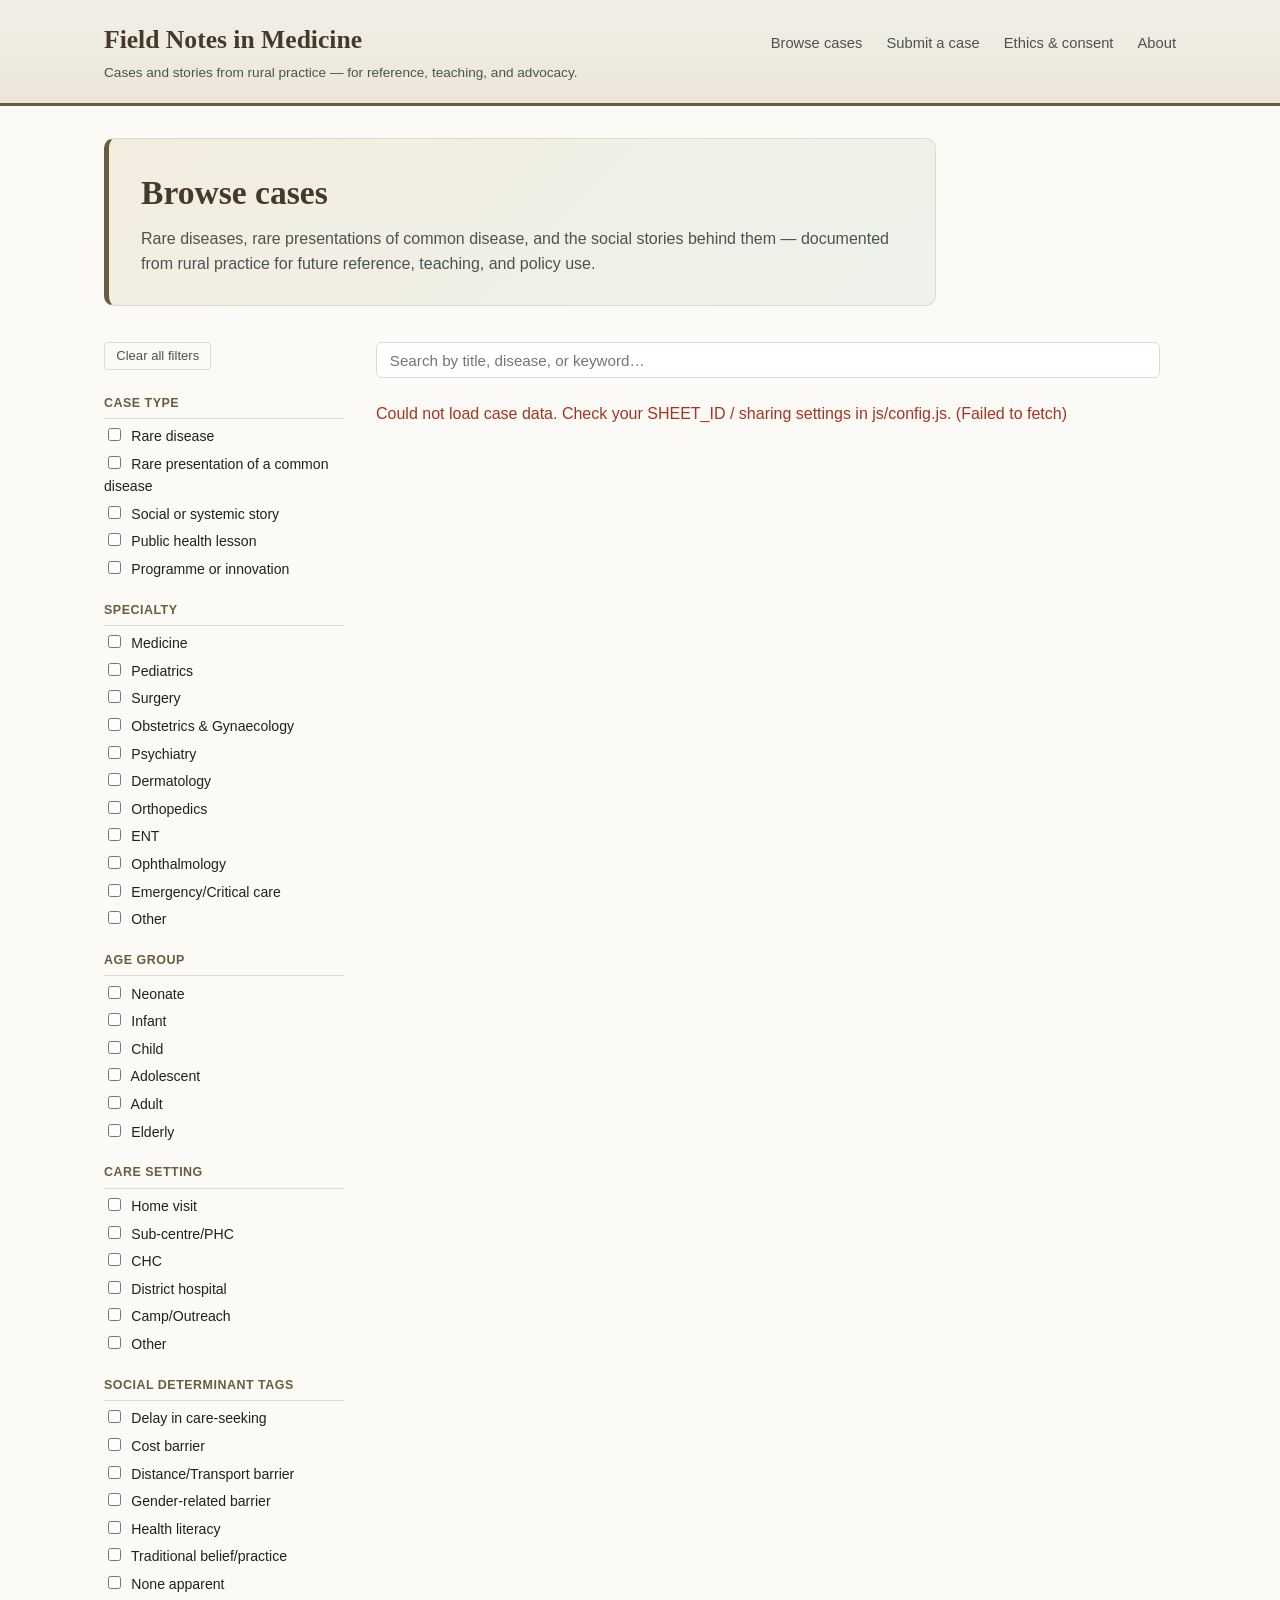
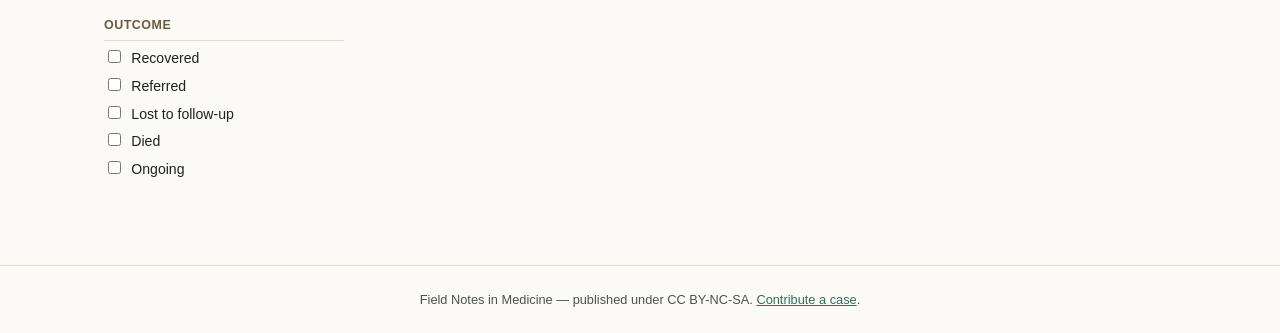
<file: index.html>
<!DOCTYPE html>
<html lang="en">
<head>
<meta charset="UTF-8">
<meta name="viewport" content="width=device-width, initial-scale=1.0">
<title>Field Notes in Medicine — cases and stories from rural practice</title>
<link rel="stylesheet" href="css/styles.css">
</head>
<body>

<header class="site-header">
  <div class="site-header-inner">
    <div>
      <a class="site-title" href="index.html">Field Notes in Medicine</a>
      <p class="site-tagline">Cases and stories from rural practice — for reference, teaching, and advocacy.</p>
    </div>
    <nav class="site-nav">
      <a href="index.html">Browse cases</a>
      <a href="submission-guidelines.html">Submit a case</a>
      <a href="ethics-consent.html">Ethics & consent</a>
      <a href="about.html">About</a>
    </nav>
  </div>
</header>

<main>
  <div class="page-hero">
    <h1>Browse cases</h1>
    <p>Rare diseases, rare presentations of common disease, and the social stories behind them — documented from rural practice for future reference, teaching, and policy use.</p>
  </div>

  <div class="browse-layout">
    <aside>
      <button id="clear-filters">Clear all filters</button>
      <div id="filters"></div>
    </aside>
    <section>
      <div class="search-row">
        <input id="search" type="text" placeholder="Search by title, disease, or keyword…">
        <span id="result-count"></span>
      </div>
      <p id="load-status">Loading cases…</p>
      <div id="case-grid" class="case-grid"></div>
    </section>
  </div>
</main>

<footer class="site-footer">
  Field Notes in Medicine — published under CC BY-NC-SA. <a href="submission-guidelines.html">Contribute a case</a>.
</footer>

<script src="js/vendor/papaparse.min.js"></script>
<script src="js/config.js"></script>
<script src="js/app.js"></script>
</body>
</html>
</file>
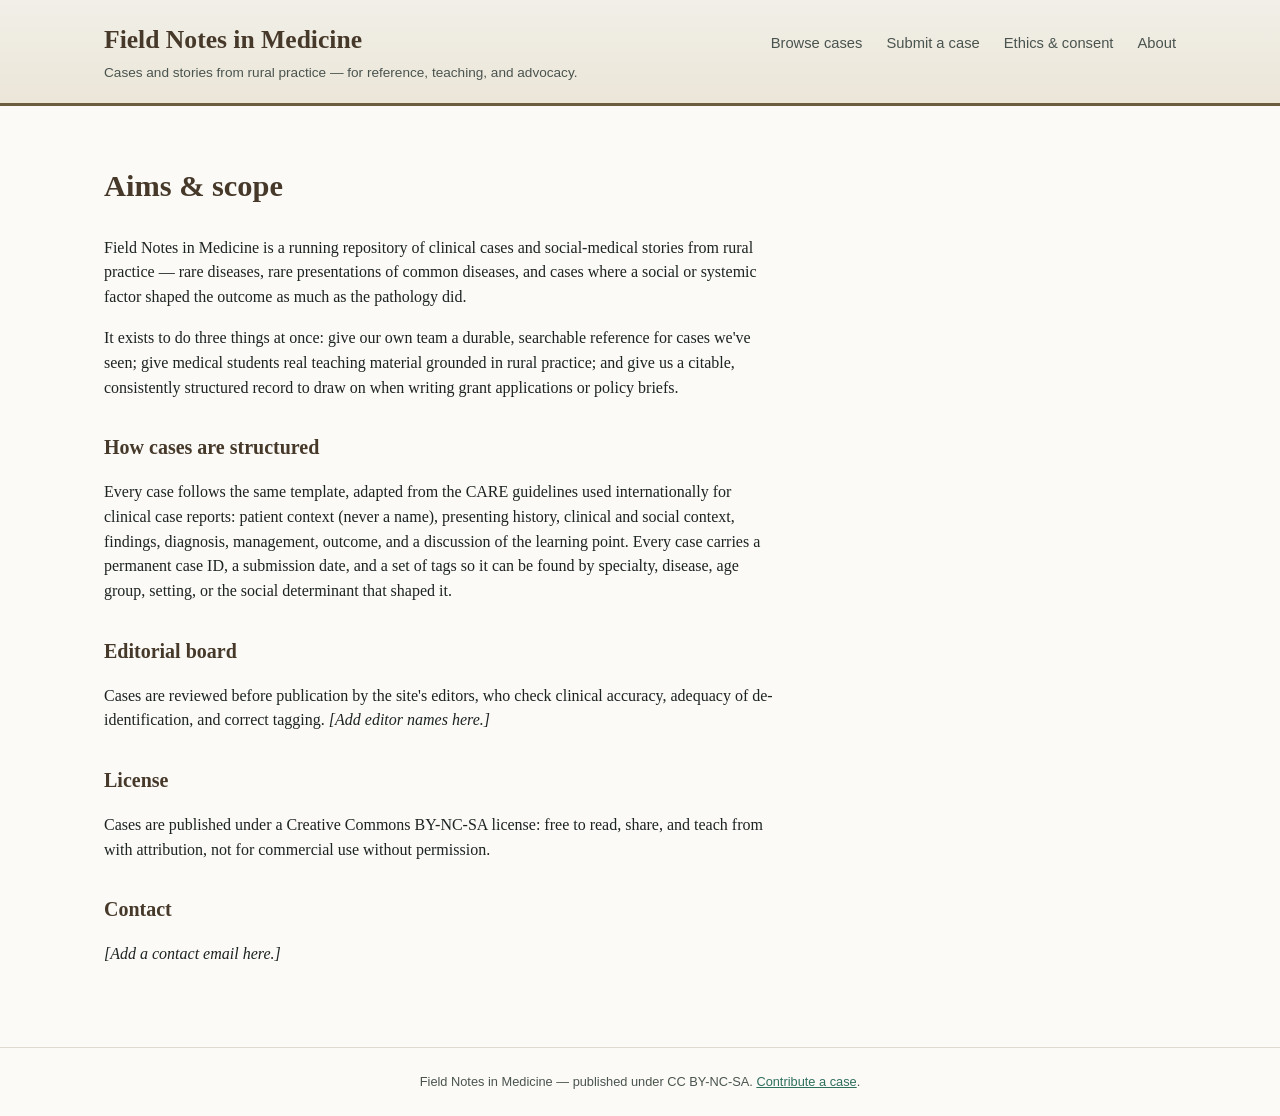
<file: about.html>
<!DOCTYPE html>
<html lang="en">
<head>
<meta charset="UTF-8">
<meta name="viewport" content="width=device-width, initial-scale=1.0">
<title>About — Field Notes in Medicine</title>
<link rel="stylesheet" href="css/styles.css">
</head>
<body>

<header class="site-header">
  <div class="site-header-inner">
    <div>
      <a class="site-title" href="index.html">Field Notes in Medicine</a>
      <p class="site-tagline">Cases and stories from rural practice — for reference, teaching, and advocacy.</p>
    </div>
    <nav class="site-nav">
      <a href="index.html">Browse cases</a>
      <a href="submission-guidelines.html">Submit a case</a>
      <a href="ethics-consent.html">Ethics & consent</a>
      <a href="about.html">About</a>
    </nav>
  </div>
</header>

<main>
  <article class="prose">
    <h1>Aims & scope</h1>
    <p>Field Notes in Medicine is a running repository of clinical cases and social-medical stories from rural practice — rare diseases, rare presentations of common diseases, and cases where a social or systemic factor shaped the outcome as much as the pathology did.</p>
    <p>It exists to do three things at once: give our own team a durable, searchable reference for cases we've seen; give medical students real teaching material grounded in rural practice; and give us a citable, consistently structured record to draw on when writing grant applications or policy briefs.</p>

    <h2>How cases are structured</h2>
    <p>Every case follows the same template, adapted from the CARE guidelines used internationally for clinical case reports: patient context (never a name), presenting history, clinical and social context, findings, diagnosis, management, outcome, and a discussion of the learning point. Every case carries a permanent case ID, a submission date, and a set of tags so it can be found by specialty, disease, age group, setting, or the social determinant that shaped it.</p>

    <h2>Editorial board</h2>
    <p>Cases are reviewed before publication by the site's editors, who check clinical accuracy, adequacy of de-identification, and correct tagging. <em>[Add editor names here.]</em></p>

    <h2>License</h2>
    <p>Cases are published under a Creative Commons BY-NC-SA license: free to read, share, and teach from with attribution, not for commercial use without permission.</p>

    <h2>Contact</h2>
    <p><em>[Add a contact email here.]</em></p>
  </article>
</main>

<footer class="site-footer">
  Field Notes in Medicine — published under CC BY-NC-SA. <a href="submission-guidelines.html">Contribute a case</a>.
</footer>
</body>
</html>
</file>
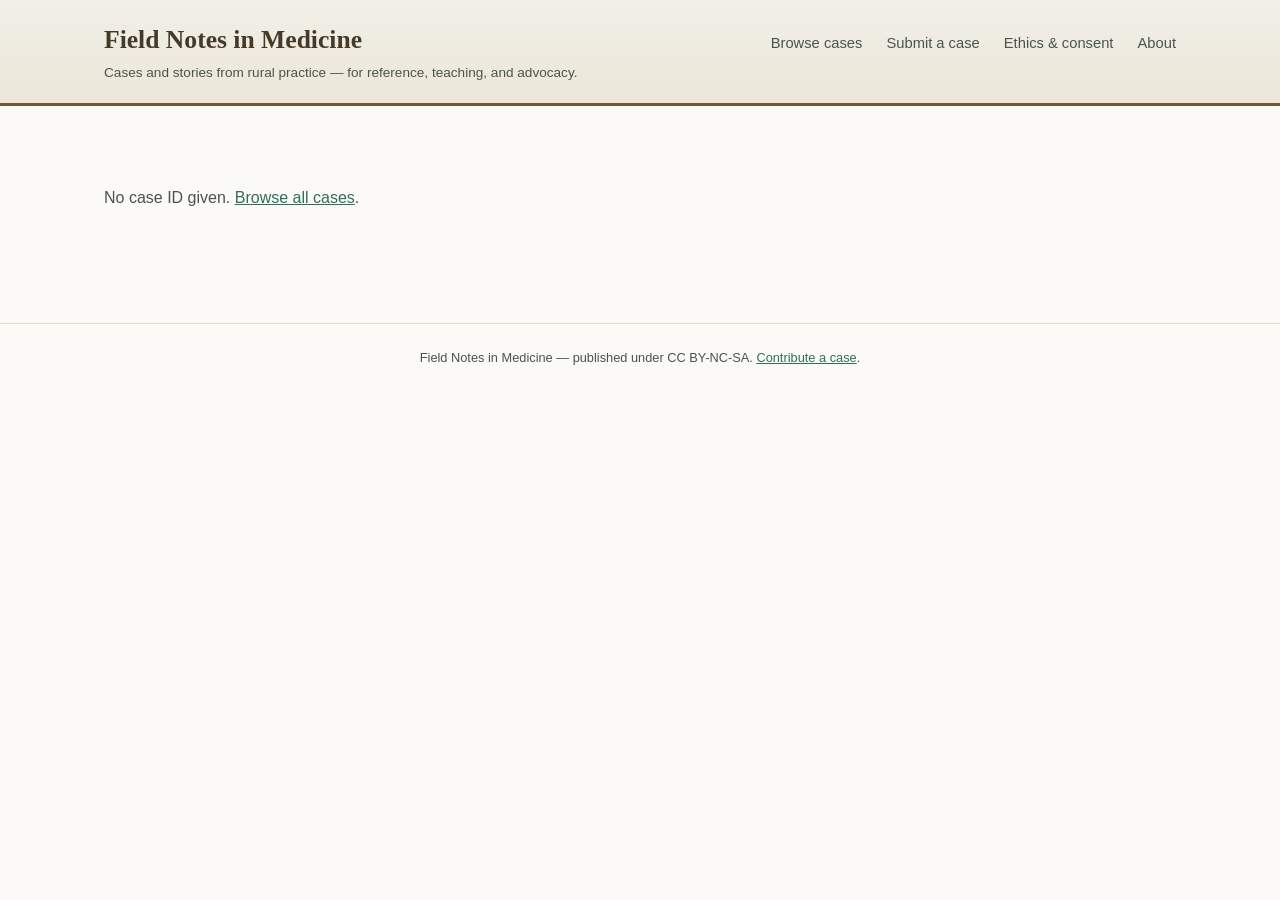
<file: case.html>
<!DOCTYPE html>
<html lang="en">
<head>
<meta charset="UTF-8">
<meta name="viewport" content="width=device-width, initial-scale=1.0">
<title>Case — Field Notes in Medicine</title>
<link rel="stylesheet" href="css/styles.css">
</head>
<body>

<header class="site-header">
  <div class="site-header-inner">
    <div>
      <a class="site-title" href="index.html">Field Notes in Medicine</a>
      <p class="site-tagline">Cases and stories from rural practice — for reference, teaching, and advocacy.</p>
    </div>
    <nav class="site-nav">
      <a href="index.html">Browse cases</a>
      <a href="submission-guidelines.html">Submit a case</a>
      <a href="ethics-consent.html">Ethics & consent</a>
      <a href="about.html">About</a>
    </nav>
  </div>
</header>

<main>
  <div id="case-content">
    <p>Loading case…</p>
  </div>
</main>

<footer class="site-footer">
  Field Notes in Medicine — published under CC BY-NC-SA. <a href="submission-guidelines.html">Contribute a case</a>.
</footer>

<script src="js/vendor/papaparse.min.js"></script>
<script src="js/config.js"></script>
<script src="js/case.js"></script>
</body>
</html>
</file>
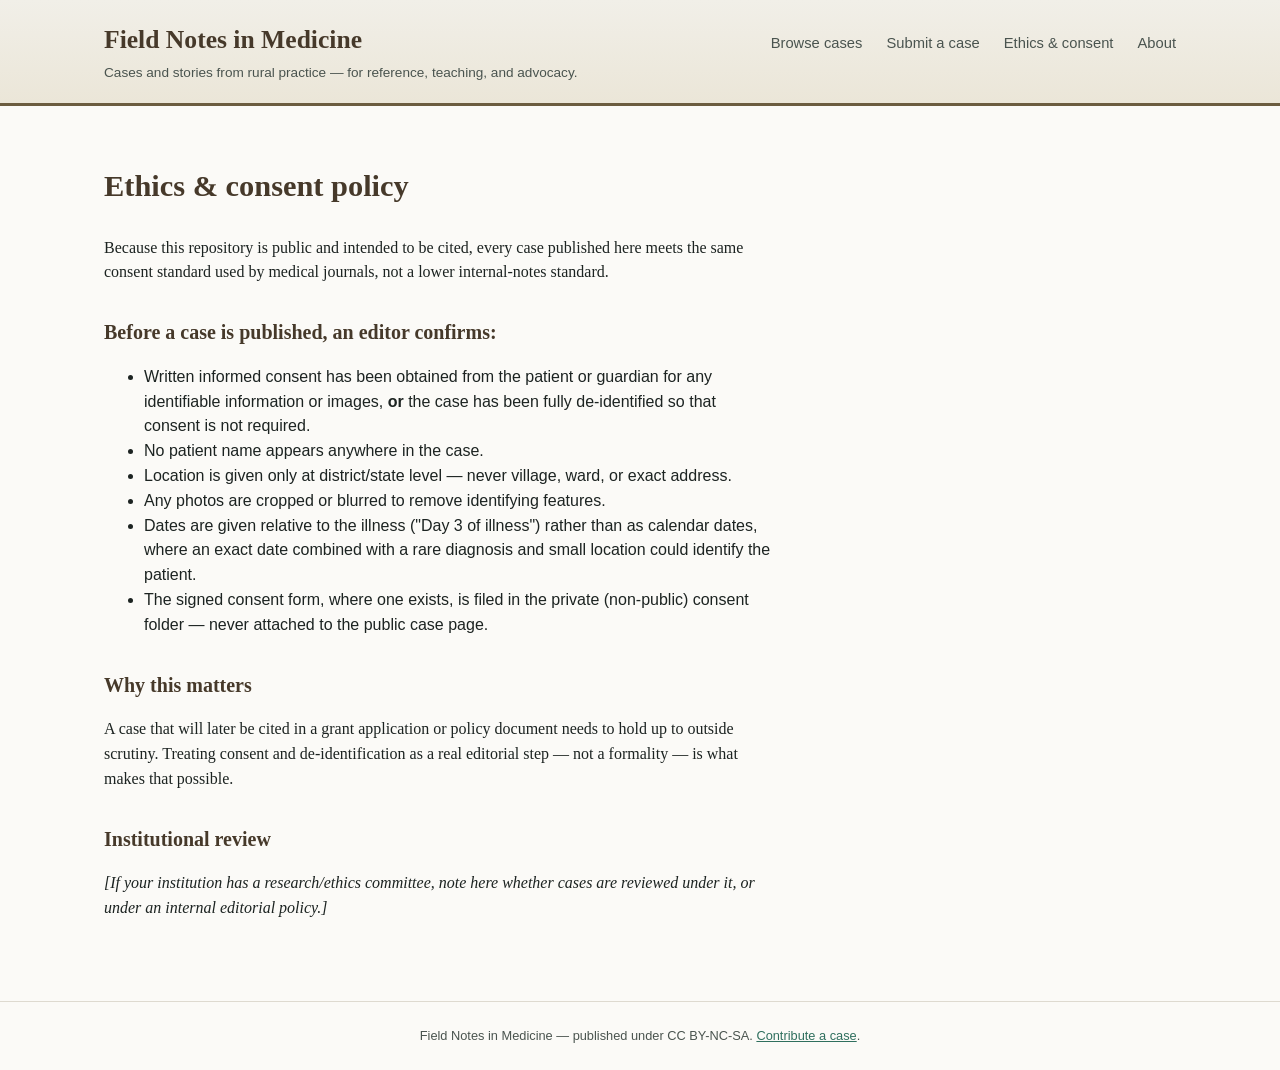
<file: ethics-consent.html>
<!DOCTYPE html>
<html lang="en">
<head>
<meta charset="UTF-8">
<meta name="viewport" content="width=device-width, initial-scale=1.0">
<title>Ethics & Consent Policy — Field Notes in Medicine</title>
<link rel="stylesheet" href="css/styles.css">
</head>
<body>

<header class="site-header">
  <div class="site-header-inner">
    <div>
      <a class="site-title" href="index.html">Field Notes in Medicine</a>
      <p class="site-tagline">Cases and stories from rural practice — for reference, teaching, and advocacy.</p>
    </div>
    <nav class="site-nav">
      <a href="index.html">Browse cases</a>
      <a href="submission-guidelines.html">Submit a case</a>
      <a href="ethics-consent.html">Ethics & consent</a>
      <a href="about.html">About</a>
    </nav>
  </div>
</header>

<main>
  <article class="prose">
    <h1>Ethics & consent policy</h1>
    <p>Because this repository is public and intended to be cited, every case published here meets the same consent standard used by medical journals, not a lower internal-notes standard.</p>

    <h2>Before a case is published, an editor confirms:</h2>
    <ul>
      <li>Written informed consent has been obtained from the patient or guardian for any identifiable information or images, <strong>or</strong> the case has been fully de-identified so that consent is not required.</li>
      <li>No patient name appears anywhere in the case.</li>
      <li>Location is given only at district/state level — never village, ward, or exact address.</li>
      <li>Any photos are cropped or blurred to remove identifying features.</li>
      <li>Dates are given relative to the illness ("Day 3 of illness") rather than as calendar dates, where an exact date combined with a rare diagnosis and small location could identify the patient.</li>
      <li>The signed consent form, where one exists, is filed in the private (non-public) consent folder — never attached to the public case page.</li>
    </ul>

    <h2>Why this matters</h2>
    <p>A case that will later be cited in a grant application or policy document needs to hold up to outside scrutiny. Treating consent and de-identification as a real editorial step — not a formality — is what makes that possible.</p>

    <h2>Institutional review</h2>
    <p><em>[If your institution has a research/ethics committee, note here whether cases are reviewed under it, or under an internal editorial policy.]</em></p>
  </article>
</main>

<footer class="site-footer">
  Field Notes in Medicine — published under CC BY-NC-SA. <a href="submission-guidelines.html">Contribute a case</a>.
</footer>
</body>
</html>
</file>
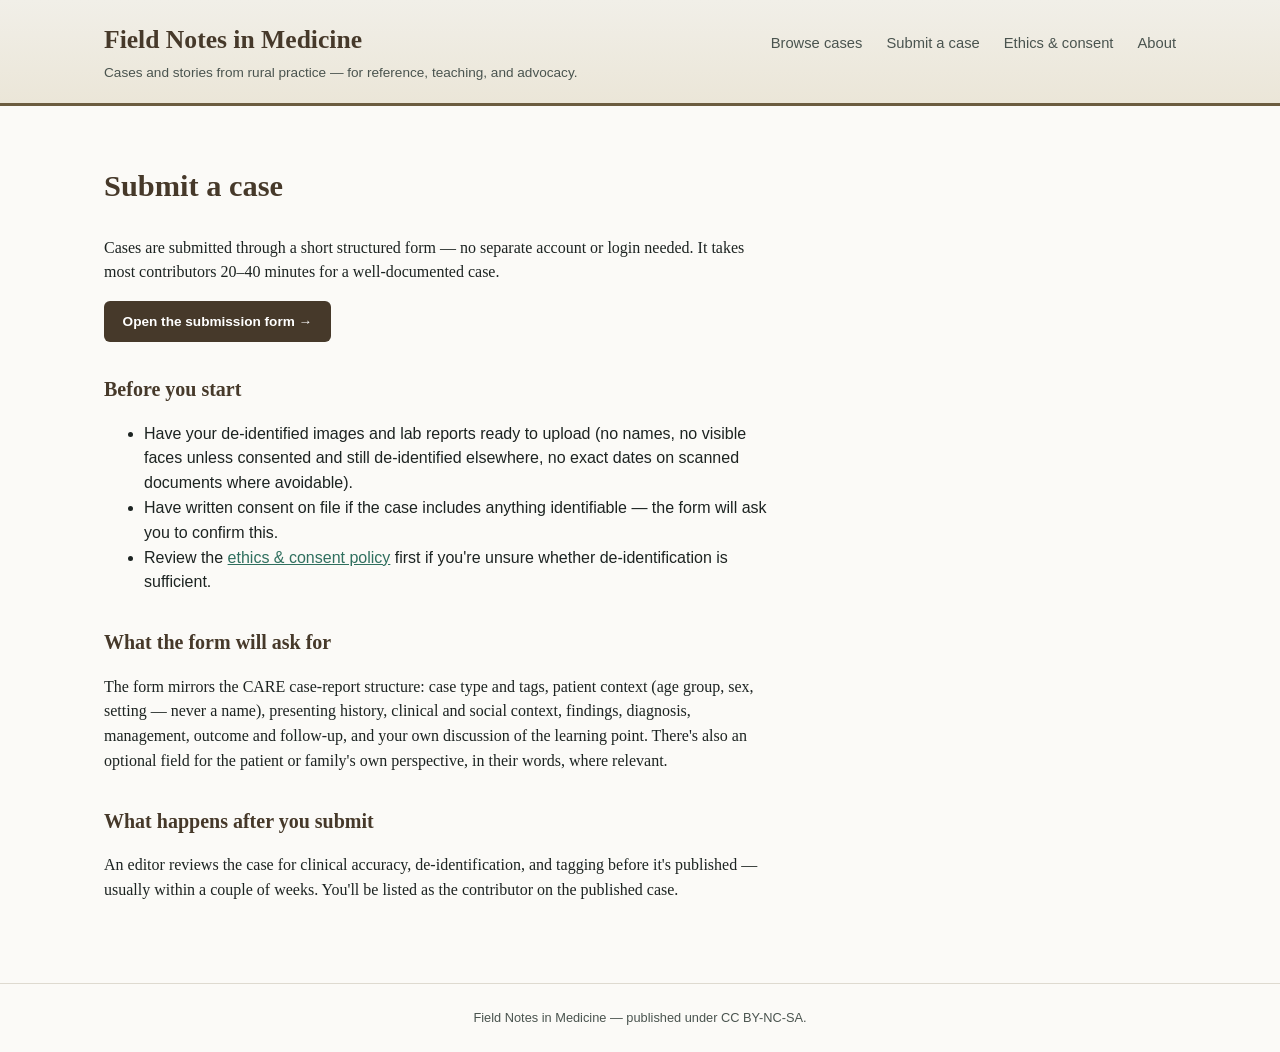
<file: submission-guidelines.html>
<!DOCTYPE html>
<html lang="en">
<head>
<meta charset="UTF-8">
<meta name="viewport" content="width=device-width, initial-scale=1.0">
<title>Submit a Case — Field Notes in Medicine</title>
<link rel="stylesheet" href="css/styles.css">
</head>
<body>

<header class="site-header">
  <div class="site-header-inner">
    <div>
      <a class="site-title" href="index.html">Field Notes in Medicine</a>
      <p class="site-tagline">Cases and stories from rural practice — for reference, teaching, and advocacy.</p>
    </div>
    <nav class="site-nav">
      <a href="index.html">Browse cases</a>
      <a href="submission-guidelines.html">Submit a case</a>
      <a href="ethics-consent.html">Ethics & consent</a>
      <a href="about.html">About</a>
    </nav>
  </div>
</header>

<main>
  <article class="prose">
    <h1>Submit a case</h1>
    <p>Cases are submitted through a short structured form — no separate account or login needed. It takes most contributors 20–40 minutes for a well-documented case.</p>

    <p>
      <a class="btn btn-primary" href="https://docs.google.com/forms/d/e/1FAIpQLScMicGbPtDGBI_wZwyViAkGBoBzOAiwvzbB51K_ph8LS63R3w/viewform" id="form-link" target="_blank" rel="noopener">Open the submission form &rarr;</a>
    </p>

    <h2>Before you start</h2>
    <ul>
      <li>Have your de-identified images and lab reports ready to upload (no names, no visible faces unless consented and still de-identified elsewhere, no exact dates on scanned documents where avoidable).</li>
      <li>Have written consent on file if the case includes anything identifiable — the form will ask you to confirm this.</li>
      <li>Review the <a href="ethics-consent.html">ethics & consent policy</a> first if you're unsure whether de-identification is sufficient.</li>
    </ul>

    <h2>What the form will ask for</h2>
    <p>The form mirrors the CARE case-report structure: case type and tags, patient context (age group, sex, setting — never a name), presenting history, clinical and social context, findings, diagnosis, management, outcome and follow-up, and your own discussion of the learning point. There's also an optional field for the patient or family's own perspective, in their words, where relevant.</p>

    <h2>What happens after you submit</h2>
    <p>An editor reviews the case for clinical accuracy, de-identification, and tagging before it's published — usually within a couple of weeks. You'll be listed as the contributor on the published case.</p>
  </article>
</main>

<footer class="site-footer">
  Field Notes in Medicine — published under CC BY-NC-SA.
</footer>
</body>
</html>
</file>
<file: css/styles.css>
:root {
  --ink: #1c2321;
  --ink-soft: #4a544f;
  --paper: #fbfaf7;
  --paper-alt: #f1efe8;
  --line: #dedad0;
  --accent: #6b5c3f;
  --accent-strong: #46392a;
  --chip-bg: #eee7d6;
  --focus: #2f6f5e;
  --max-width: 1120px;

  /* Categorical hues (fixed order — see /docs/DESIGN_NOTES.md) */
  --cat-1-bg: #e7f1fc; --cat-1-text: #1c5cab; /* blue   — Rare disease */
  --cat-2-bg: #fdece2; --cat-2-text: #a8431f; /* orange — Rare presentation of a common disease */
  --cat-3-bg: #e1f6ee; --cat-3-text: #0f7a54; /* aqua   — Social or systemic story */
  --cat-4-bg: #fdf1d6; --cat-4-text: #8a6300; /* yellow — Public health lesson */
  --cat-5-bg: #fbe7ef; --cat-5-text: #a13865; /* magenta — Programme or innovation */

  /* Status hues (reserved for outcome only, never reused for series) */
  --status-good-bg: #e6f6e6;    --status-good-text: #0ca30c;
  --status-serious-bg: #fdece2; --status-serious-text: #b85830;
  --status-critical-bg: #fbe9e9; --status-critical-text: #b7302f;
}

* { box-sizing: border-box; }

body {
  margin: 0;
  font-family: "Georgia", "Iowan Old Style", serif;
  background: var(--paper);
  color: var(--ink);
  line-height: 1.55;
}

a { color: var(--focus); }

header.site-header {
  background: linear-gradient(180deg, var(--paper-alt) 0%, #ebe6d8 100%);
  border-bottom: 3px solid var(--accent);
}

.site-header-inner {
  max-width: var(--max-width);
  margin: 0 auto;
  padding: 1.25rem 1.5rem;
  display: flex;
  align-items: baseline;
  justify-content: space-between;
  flex-wrap: wrap;
  gap: 0.5rem 1.5rem;
}

.site-title { font-size: 1.6rem; font-weight: 700; text-decoration: none; color: var(--accent-strong); }
.site-tagline { font-family: sans-serif; font-size: 0.85rem; color: var(--ink-soft); margin: 0.15rem 0 0; }

nav.site-nav { font-family: sans-serif; font-size: 0.92rem; }
nav.site-nav a { margin-left: 1.25rem; text-decoration: none; color: var(--ink-soft); padding-bottom: 3px; border-bottom: 2px solid transparent; }
nav.site-nav a:hover { color: var(--accent-strong); border-bottom-color: var(--accent); }

main { max-width: var(--max-width); margin: 0 auto; padding: 2rem 1.5rem 4rem; }

.page-hero {
  max-width: 52rem;
  margin: 0 0 2.25rem;
  padding: 1.75rem 2rem;
  background: linear-gradient(135deg, #f3ede0 0%, #eef2ea 100%);
  border: 1px solid var(--line);
  border-left: 5px solid var(--accent);
  border-radius: 10px;
}
.page-hero .kicker {
  display: inline-block;
  font-family: sans-serif;
  font-size: 0.72rem;
  font-weight: 700;
  letter-spacing: 0.08em;
  text-transform: uppercase;
  color: var(--accent);
  margin-bottom: 0.5rem;
}
.page-hero h1 { font-size: 2.1rem; margin: 0 0 0.5rem; color: var(--accent-strong); }
.page-hero p { color: var(--ink-soft); font-family: sans-serif; margin: 0; }

.browse-layout {
  display: grid;
  grid-template-columns: 240px 1fr;
  gap: 2rem;
}

@media (max-width: 800px) {
  .browse-layout { grid-template-columns: 1fr; }
}

#filters { font-family: sans-serif; font-size: 0.88rem; }
.filter-group { margin-bottom: 1.25rem; }
.filter-group h3 { font-size: 0.78rem; text-transform: uppercase; letter-spacing: 0.04em; color: var(--accent); margin: 0 0 0.4rem; border-bottom: 1px solid var(--line); padding-bottom: 0.3rem; }
.filter-option { display: block; margin-bottom: 0.3rem; cursor: pointer; }
.filter-option input { margin-right: 0.4rem; }

.btn {
  display: inline-block;
  font-family: sans-serif;
  font-size: 0.85rem;
  font-weight: 600;
  border-radius: 6px;
  padding: 0.55rem 1.1rem;
  cursor: pointer;
  text-decoration: none;
  border: 1px solid transparent;
  transition: transform 0.1s ease, box-shadow 0.1s ease;
}
.btn:hover { transform: translateY(-1px); }
.btn-primary { background: var(--accent-strong); color: white; }
.btn-primary:hover { background: var(--accent); color: white; box-shadow: 0 3px 10px rgba(70,57,42,0.3); }
.btn-outline { background: none; border-color: var(--line); color: var(--ink-soft); }
.btn-outline:hover { border-color: var(--accent); color: var(--accent-strong); }

#clear-filters {
  font-family: sans-serif;
  font-size: 0.82rem;
  background: none;
  border: 1px solid var(--line);
  border-radius: 4px;
  padding: 0.35rem 0.7rem;
  cursor: pointer;
  color: var(--ink-soft);
  margin-bottom: 1.5rem;
}
#clear-filters:hover { border-color: var(--accent); color: var(--accent-strong); }

.search-row { margin-bottom: 1.5rem; display: flex; align-items: center; gap: 1rem; flex-wrap: wrap; }
#search {
  font-family: sans-serif;
  font-size: 0.95rem;
  padding: 0.55rem 0.8rem;
  border: 1px solid var(--line);
  border-radius: 6px;
  flex: 1;
  min-width: 220px;
  background: white;
}
#search:focus { outline: none; border-color: var(--accent); box-shadow: 0 0 0 3px rgba(107,92,63,0.15); }
#result-count { font-family: sans-serif; font-size: 0.85rem; color: var(--ink-soft); }

#load-status { font-family: sans-serif; color: var(--ink-soft); }
#load-status.error { color: #a4351f; }

.case-grid { display: grid; grid-template-columns: repeat(auto-fill, minmax(260px, 1fr)); gap: 1.25rem; }

.case-card {
  display: block;
  background: white;
  border: 1px solid var(--line);
  border-left: 4px solid var(--accent);
  border-radius: 8px;
  padding: 1.1rem 1.2rem;
  text-decoration: none;
  color: var(--ink);
  transition: box-shadow 0.15s ease, transform 0.15s ease;
}
.case-card:hover { box-shadow: 0 6px 20px rgba(70,57,42,0.12); transform: translateY(-2px); }
.case-card h3 { font-size: 1.08rem; margin: 0.5rem 0 0.4rem; }
.case-card-badges { display: flex; gap: 0.35rem; flex-wrap: wrap; }
.case-card-snippet { font-family: sans-serif; font-size: 0.88rem; color: var(--ink-soft); margin: 0 0 0.6rem; }
.case-card-tags { display: flex; flex-wrap: wrap; gap: 0.3rem; margin-bottom: 0.6rem; }
.case-card-meta { font-family: sans-serif; font-size: 0.78rem; color: var(--ink-soft); display: flex; gap: 0.4rem; flex-wrap: wrap; align-items: center; }
.case-id { margin-left: auto; font-family: monospace; }

.badge {
  font-family: sans-serif;
  font-size: 0.72rem;
  font-weight: 600;
  background: var(--paper-alt);
  border-radius: 999px;
  padding: 0.2rem 0.6rem;
  color: var(--ink-soft);
}

/* Case type — fixed categorical color order, applied via data-cat="1".."5" */
.badge-type[data-cat="1"] { background: var(--cat-1-bg); color: var(--cat-1-text); }
.badge-type[data-cat="2"] { background: var(--cat-2-bg); color: var(--cat-2-text); }
.badge-type[data-cat="3"] { background: var(--cat-3-bg); color: var(--cat-3-text); }
.badge-type[data-cat="4"] { background: var(--cat-4-bg); color: var(--cat-4-text); }
.badge-type[data-cat="5"] { background: var(--cat-5-bg); color: var(--cat-5-text); }

/* Outcome — reserved status colors, only for genuinely good/serious/critical outcomes */
.badge-outcome[data-status="good"] { background: var(--status-good-bg); color: var(--status-good-text); }
.badge-outcome[data-status="serious"] { background: var(--status-serious-bg); color: var(--status-serious-text); }
.badge-outcome[data-status="critical"] { background: var(--status-critical-bg); color: var(--status-critical-text); }

.chip {
  font-family: sans-serif;
  font-size: 0.74rem;
  background: var(--chip-bg);
  border-radius: 999px;
  padding: 0.15rem 0.55rem;
  color: var(--accent-strong);
}

.empty-state { font-family: sans-serif; color: var(--ink-soft); padding: 2rem 0; }

/* Case detail page */
.back-link { font-family: sans-serif; font-size: 0.88rem; }
.case-detail-tags { display: flex; flex-wrap: wrap; gap: 0.35rem; margin: 0.5rem 0 1rem; }
.case-detail-meta { font-family: sans-serif; color: var(--ink-soft); margin-bottom: 2rem; }
#case-content h1 { font-size: 1.9rem; margin-bottom: 0.3rem; color: var(--accent-strong); }
#case-content section { margin-bottom: 1.75rem; max-width: 42rem; }
#case-content h2 { font-size: 1.05rem; text-transform: uppercase; letter-spacing: 0.03em; color: var(--accent-strong); border-bottom: 1px solid var(--line); padding-bottom: 0.3rem; }
.muted { color: var(--ink-soft); font-style: italic; }
.cite-box { background: var(--paper-alt); border: 1px solid var(--line); border-left: 4px solid var(--accent); border-radius: 8px; padding: 1rem 1.25rem; }
.cite-box code { display: block; font-family: monospace; font-size: 0.85rem; white-space: pre-wrap; margin-bottom: 0.5rem; }

/* Static content pages */
.prose { max-width: 42rem; }
.prose h1 { font-size: 1.9rem; color: var(--accent-strong); }
.prose h2 { font-size: 1.25rem; margin-top: 2rem; color: var(--accent-strong); }
.prose ul { font-family: sans-serif; }
.prose table { border-collapse: collapse; width: 100%; font-family: sans-serif; font-size: 0.9rem; margin: 1rem 0; }
.prose th, .prose td { border: 1px solid var(--line); padding: 0.5rem 0.7rem; text-align: left; }
.prose th { background: var(--paper-alt); }

.editor-note {
  font-family: sans-serif;
  font-size: 0.85rem;
  background: var(--status-serious-bg, #fdf1d6);
  border: 1px solid #f0d9a8;
  border-left: 4px solid #c98500;
  border-radius: 6px;
  padding: 0.6rem 0.9rem;
  margin: 0.75rem 0 1.5rem;
  color: #6b4d00;
}

footer.site-footer {
  border-top: 1px solid var(--line);
  font-family: sans-serif;
  font-size: 0.8rem;
  color: var(--ink-soft);
  text-align: center;
  padding: 1.5rem;
}
</file>
